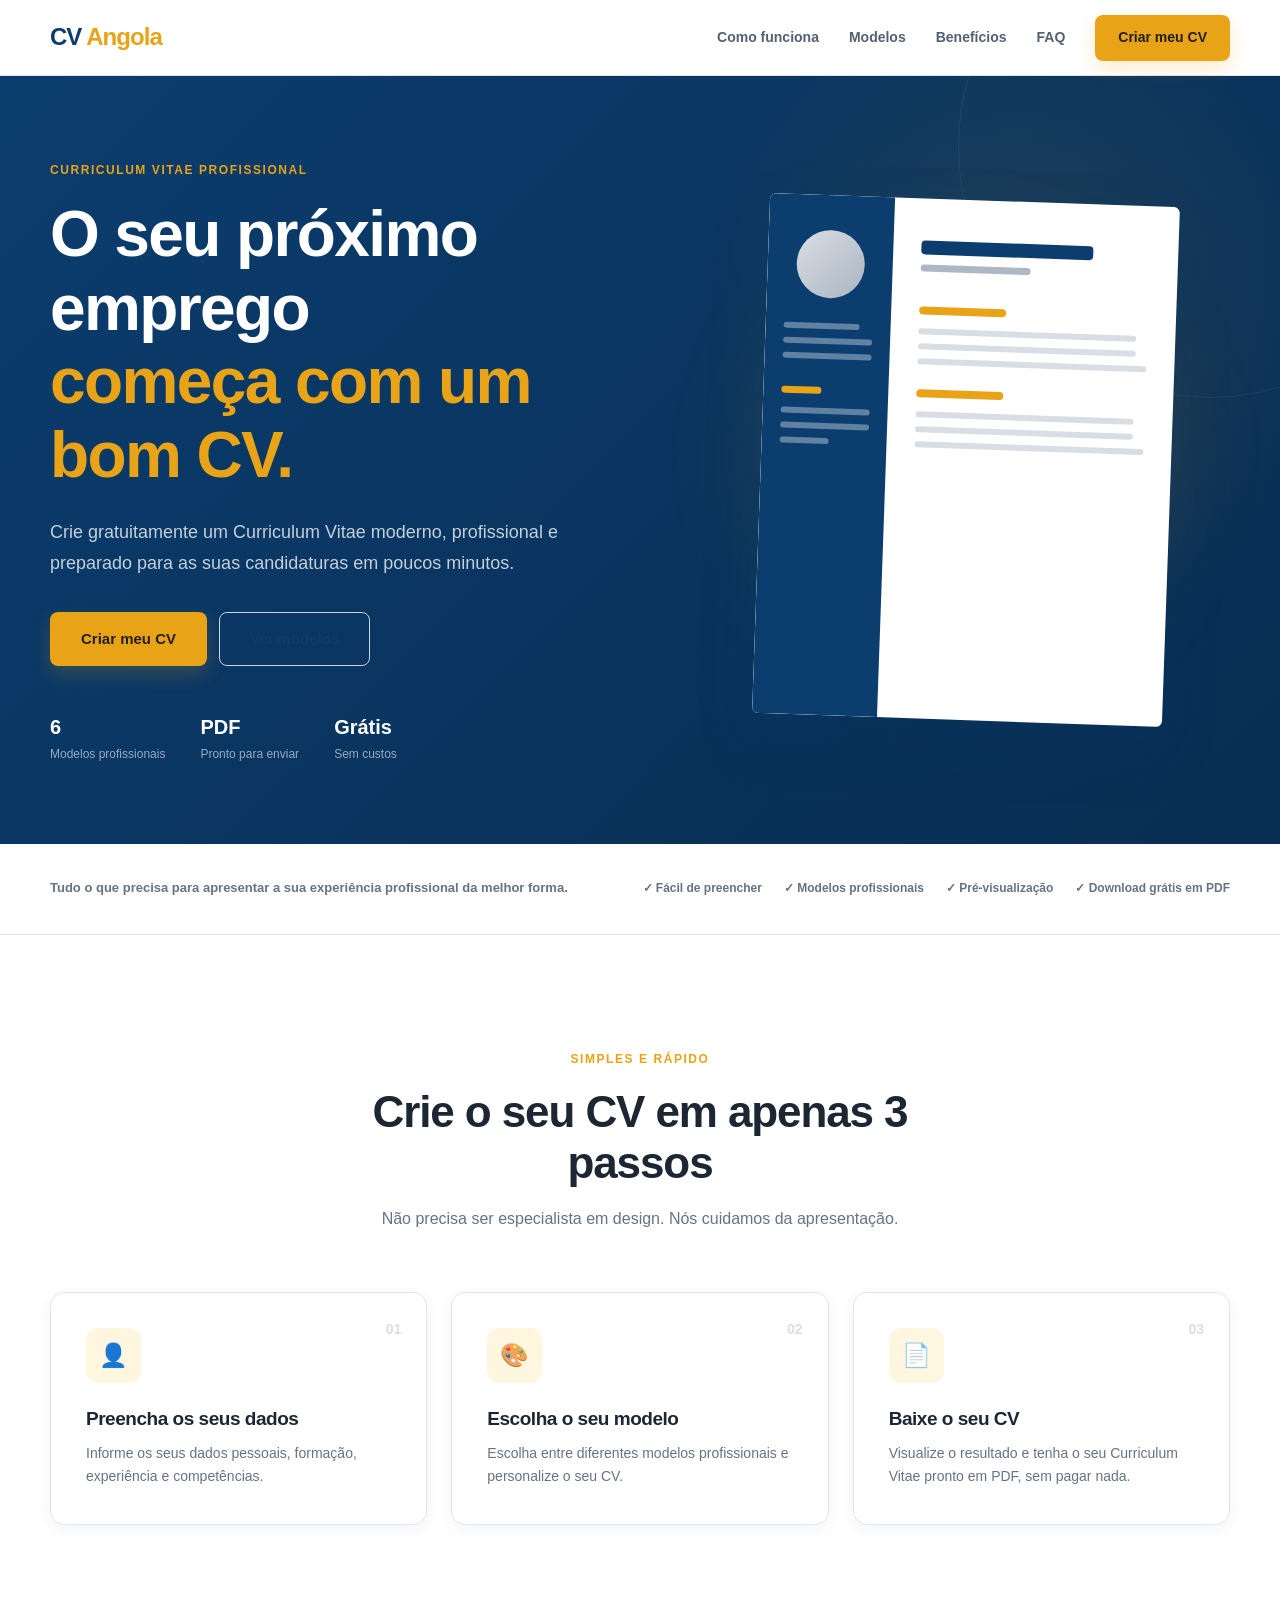
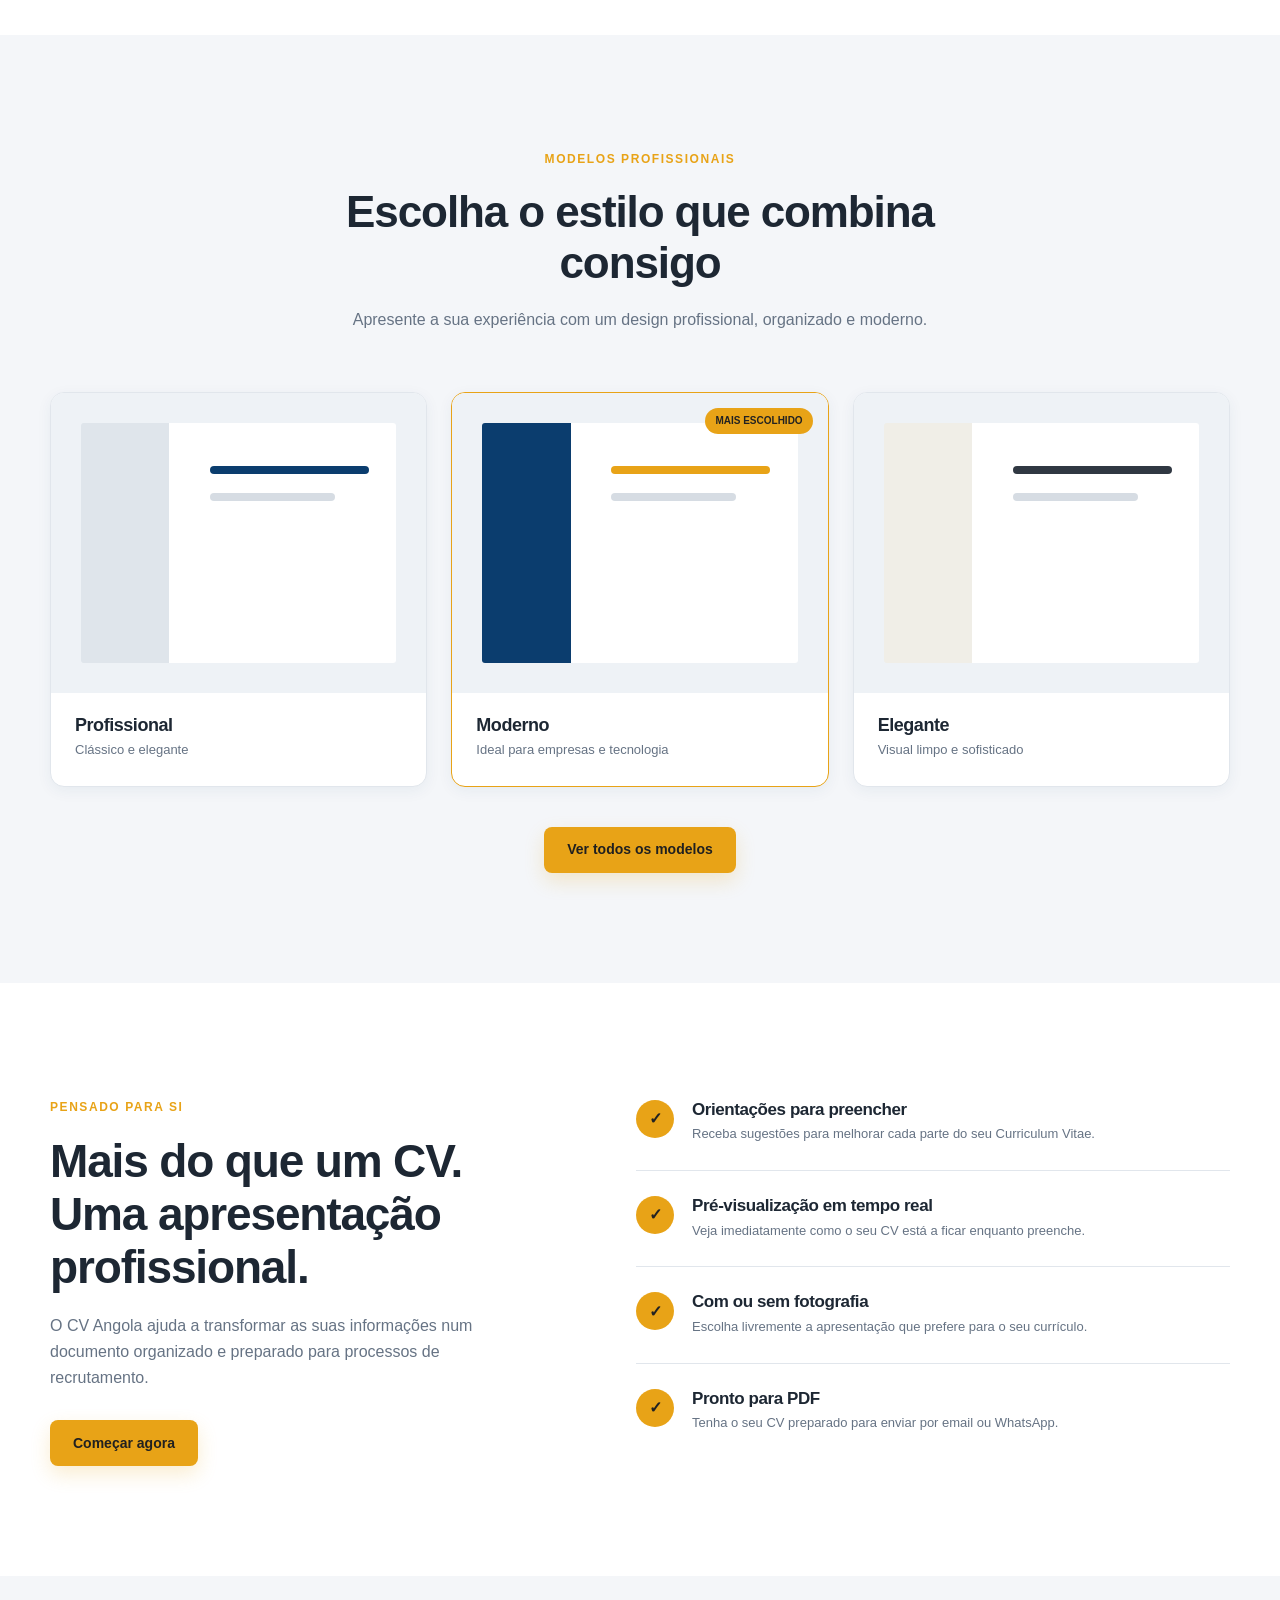
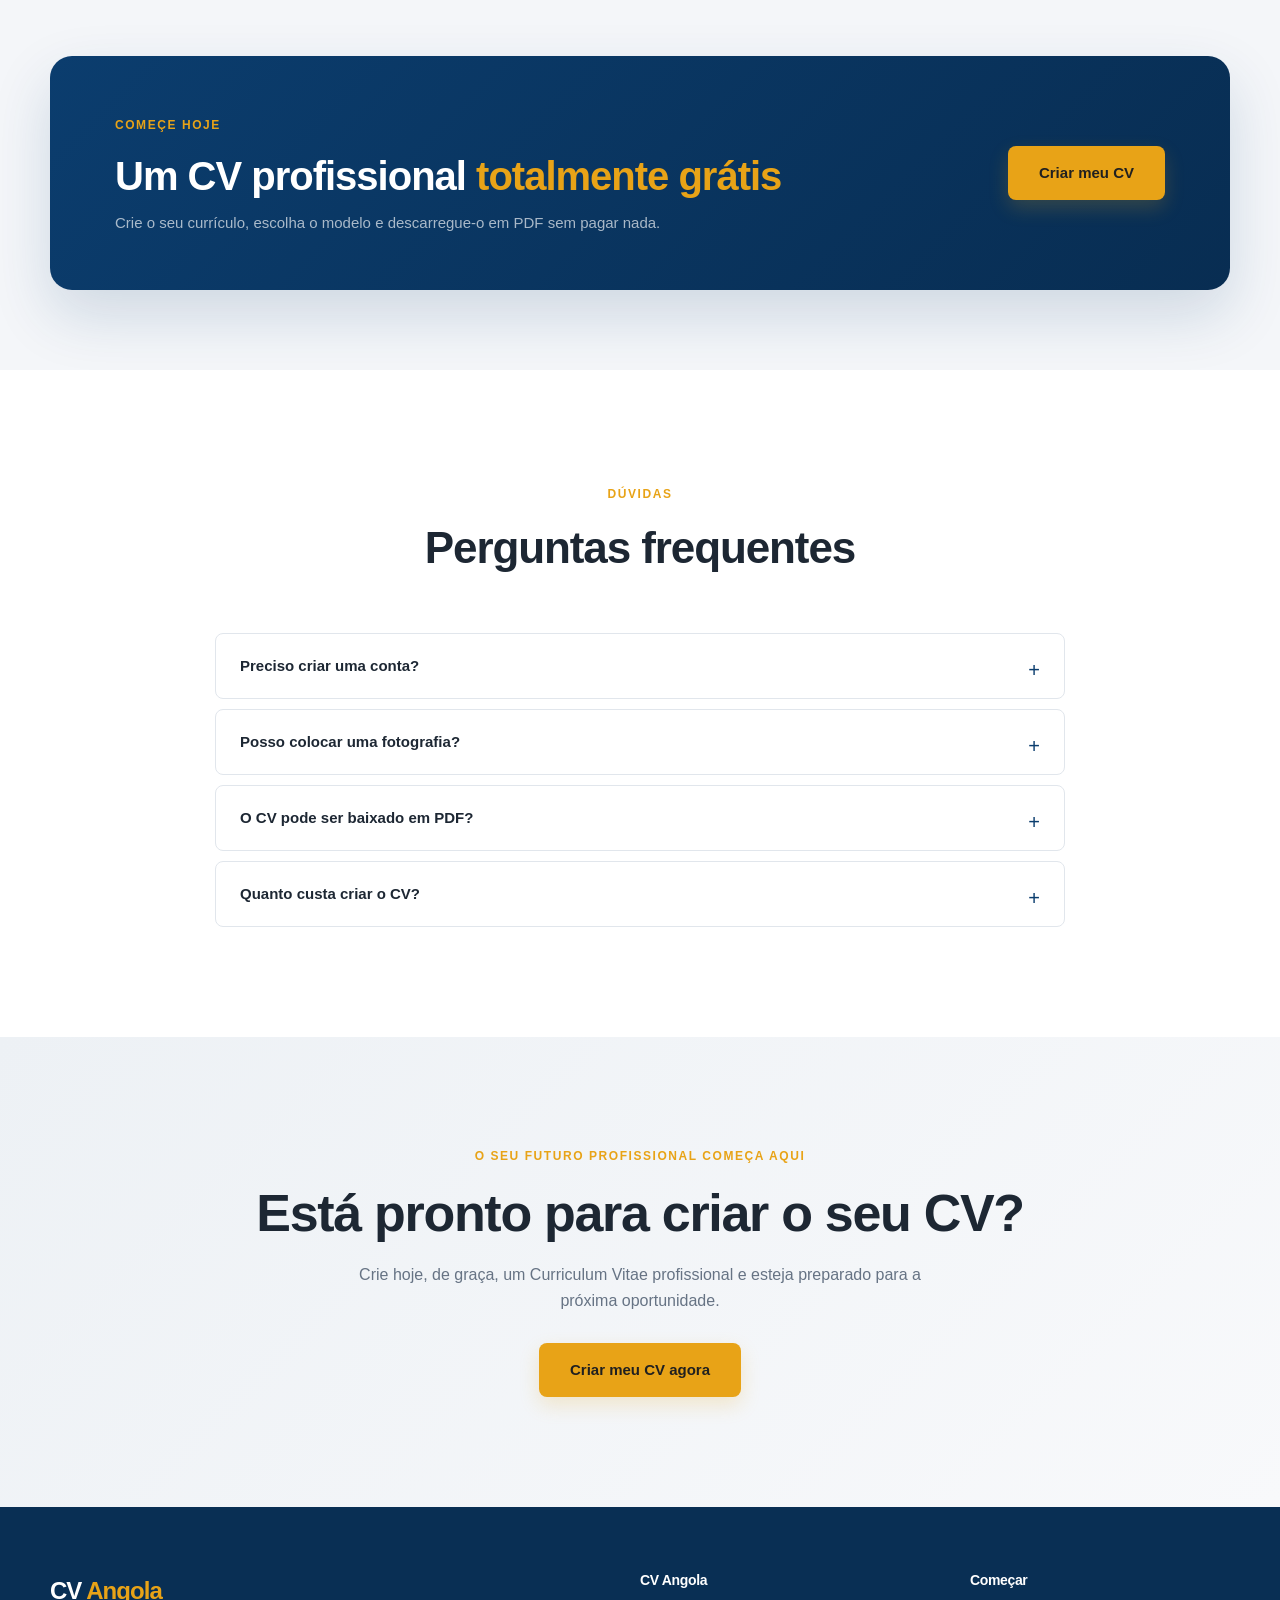
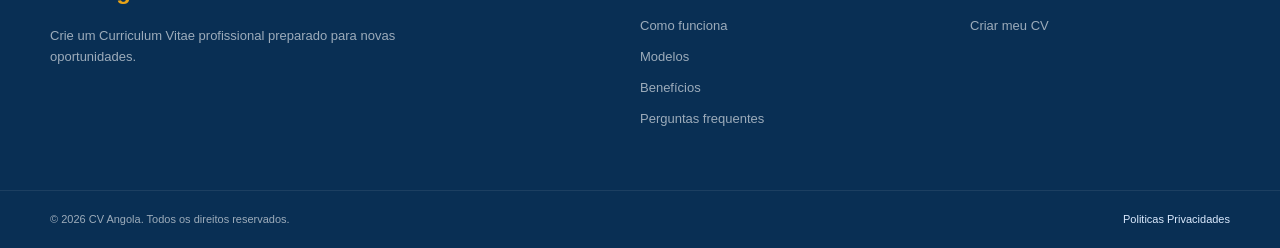
<file: index.html>
<!DOCTYPE html>
<html lang="pt">

<head>
    <meta charset="UTF-8">
    <meta name="viewport" content="width=device-width, initial-scale=1.0">

    <title>CV Angola — Crie o seu Curriculum Vitae profissional grátis</title>

    <meta name="description"
        content="Crie o seu Curriculum Vitae profissional gratuitamente em poucos minutos. Escolha um modelo, preencha os seus dados e baixe o seu CV em PDF.">

    <link rel="stylesheet" href="css/style.css">
</head>

<body>

    <!-- ================= HEADER ================= -->

    <header class="header">
        <div class="container header-content">

            <a href="index.html" class="logo">CV <span>Angola</span></a>

            <nav class="nav">
                <a href="#como-funciona">Como funciona</a>
                <a href="#modelos">Modelos</a>
                <a href="#beneficios">Benefícios</a>
                <a href="#faq">FAQ</a>
            </nav>

            <a href="pages/criar-cv.html" class="btn btn-primary">Criar meu CV</a>

        </div>
    </header>


    <main>

        <!-- ================= HERO ================= -->

        <section class="hero">
            <div class="container hero-grid">

                <div class="hero-content">

                    <span class="eyebrow">CURRICULUM VITAE PROFISSIONAL</span>

                    <h1>
                        O seu próximo emprego
                        <span>começa com um bom CV.</span>
                    </h1>

                    <p class="hero-text">
                        Crie gratuitamente um Curriculum Vitae moderno, profissional e
                        preparado para as suas candidaturas em poucos minutos.
                    </p>

                    <div class="hero-actions">
                        <a href="pages/criar-cv.html" class="btn btn-primary btn-large">Criar meu CV</a>
                        <a href="#modelos" class="btn btn-outline btn-large">Ver modelos</a>
                    </div>

                    <div class="hero-info">
                        <div>
                            <strong>6</strong>
                            <span>Modelos profissionais</span>
                        </div>
                        <div>
                            <strong>PDF</strong>
                            <span>Pronto para enviar</span>
                        </div>
                        <div>
                            <strong>Grátis</strong>
                            <span>Sem custos</span>
                        </div>
                    </div>

                </div>


                <!-- PREVIEW DO CV -->

                <div class="hero-preview">
                    <div class="preview-glow"></div>
                    <div class="cv-preview">

                        <div class="cv-preview-sidebar">
                            <div class="preview-photo"></div>
                            <div class="preview-line large"></div>
                            <div class="preview-line"></div>
                            <div class="preview-line"></div>
                            <div class="preview-section"></div>
                            <div class="preview-line"></div>
                            <div class="preview-line"></div>
                            <div class="preview-line short"></div>
                        </div>

                        <div class="cv-preview-content">
                            <div class="preview-title"></div>
                            <div class="preview-subtitle"></div>
                            <div class="preview-heading"></div>
                            <div class="preview-line wide"></div>
                            <div class="preview-line wide"></div>
                            <div class="preview-line"></div>
                            <div class="preview-heading"></div>
                            <div class="preview-line wide"></div>
                            <div class="preview-line wide"></div>
                            <div class="preview-line"></div>
                        </div>

                    </div>
                </div>

            </div>
        </section>


        <!-- ================= CONFIANÇA ================= -->

        <section class="trust">
            <div class="container trust-content">

                <p>
                    Tudo o que precisa para apresentar a sua experiência
                    profissional da melhor forma.
                </p>

                <div class="trust-items">
                    <span>✓ Fácil de preencher</span>
                    <span>✓ Modelos profissionais</span>
                    <span>✓ Pré-visualização</span>
                    <span>✓ Download grátis em PDF</span>
                </div>

            </div>
        </section>


        <!-- ================= COMO FUNCIONA ================= -->

        <section class="section" id="como-funciona">
            <div class="container">

                <div class="section-heading">
                    <span class="eyebrow">SIMPLES E RÁPIDO</span>
                    <h2>Crie o seu CV em apenas 3 passos</h2>
                    <p>Não precisa ser especialista em design. Nós cuidamos da apresentação.</p>
                </div>

                <div class="steps">

                    <div class="step-card">
                        <span class="step-number">01</span>
                        <div class="step-icon">👤</div>
                        <h3>Preencha os seus dados</h3>
                        <p>Informe os seus dados pessoais, formação, experiência e competências.</p>
                    </div>

                    <div class="step-card">
                        <span class="step-number">02</span>
                        <div class="step-icon">🎨</div>
                        <h3>Escolha o seu modelo</h3>
                        <p>Escolha entre diferentes modelos profissionais e personalize o seu CV.</p>
                    </div>

                    <div class="step-card">
                        <span class="step-number">03</span>
                        <div class="step-icon">📄</div>
                        <h3>Baixe o seu CV</h3>
                        <p>Visualize o resultado e tenha o seu Curriculum Vitae pronto em PDF, sem pagar nada.</p>
                    </div>

                </div>

            </div>
        </section>


        <!-- ================= MODELOS ================= -->

        <section class="section section-light" id="modelos">
            <div class="container">

                <div class="section-heading">
                    <span class="eyebrow">MODELOS PROFISSIONAIS</span>
                    <h2>Escolha o estilo que combina consigo</h2>
                    <p>Apresente a sua experiência com um design profissional, organizado e moderno.</p>
                </div>

                <div class="templates">

                    <div class="template-card">
                        <div class="template-image template-one">
                            <div class="mini-sidebar"></div>
                            <div class="mini-content"></div>
                        </div>
                        <div class="template-info">
                            <h3>Profissional</h3>
                            <p>Clássico e elegante</p>
                        </div>
                    </div>

                    <div class="template-card featured">
                        <span class="template-badge">Mais escolhido</span>
                        <div class="template-image template-two">
                            <div class="mini-sidebar"></div>
                            <div class="mini-content"></div>
                        </div>
                        <div class="template-info">
                            <h3>Moderno</h3>
                            <p>Ideal para empresas e tecnologia</p>
                        </div>
                    </div>

                    <div class="template-card">
                        <div class="template-image template-three">
                            <div class="mini-sidebar"></div>
                            <div class="mini-content"></div>
                        </div>
                        <div class="template-info">
                            <h3>Elegante</h3>
                            <p>Visual limpo e sofisticado</p>
                        </div>
                    </div>

                </div>

                <div class="center-action">
                    <a href="pages/criar-cv.html" class="btn btn-primary">Ver todos os modelos</a>
                </div>

            </div>
        </section>


        <!-- ================= BENEFÍCIOS ================= -->

        <section class="section" id="beneficios">
            <div class="container benefits-grid">

                <div class="benefits-content">

                    <span class="eyebrow">PENSADO PARA SI</span>

                    <h2>Mais do que um CV. Uma apresentação profissional.</h2>

                    <p>
                        O CV Angola ajuda a transformar as suas informações
                        num documento organizado e preparado para processos
                        de recrutamento.
                    </p>

                    <a href="pages/criar-cv.html" class="btn btn-primary">Começar agora</a>

                </div>

                <div class="benefits-list">

                    <div class="benefit">
                        <div class="benefit-icon">✓</div>
                        <div>
                            <h3>Orientações para preencher</h3>
                            <p>Receba sugestões para melhorar cada parte do seu Curriculum Vitae.</p>
                        </div>
                    </div>

                    <div class="benefit">
                        <div class="benefit-icon">✓</div>
                        <div>
                            <h3>Pré-visualização em tempo real</h3>
                            <p>Veja imediatamente como o seu CV está a ficar enquanto preenche.</p>
                        </div>
                    </div>

                    <div class="benefit">
                        <div class="benefit-icon">✓</div>
                        <div>
                            <h3>Com ou sem fotografia</h3>
                            <p>Escolha livremente a apresentação que prefere para o seu currículo.</p>
                        </div>
                    </div>

                    <div class="benefit">
                        <div class="benefit-icon">✓</div>
                        <div>
                            <h3>Pronto para PDF</h3>
                            <p>Tenha o seu CV preparado para enviar por email ou WhatsApp.</p>
                        </div>
                    </div>

                </div>

            </div>
        </section>


        <!-- ================= GRATUITO ================= -->

        <section class="pricing">
            <div class="container">
                <div class="pricing-card">

                    <div>
                        <span class="eyebrow">COMEÇE HOJE</span>
                        <h2>
                            Um CV profissional
                            <strong>totalmente grátis</strong>
                        </h2>
                        <p>
                            Crie o seu currículo, escolha o modelo e descarregue-o
                            em PDF sem pagar nada.
                        </p>
                    </div>

                    <a href="pages/criar-cv.html" class="btn btn-primary btn-large">Criar meu CV</a>

                </div>
            </div>
        </section>


        <!-- ================= FAQ ================= -->

        <section class="section" id="faq">
            <div class="container faq-container">

                <div class="section-heading">
                    <span class="eyebrow">DÚVIDAS</span>
                    <h2>Perguntas frequentes</h2>
                </div>

                <div class="faq">

                    <details>
                        <summary>Preciso criar uma conta?</summary>
                        <p>Não. O processo pode ser realizado diretamente através da plataforma.</p>
                    </details>

                    <details>
                        <summary>Posso colocar uma fotografia?</summary>
                        <p>Sim. Pode escolher entre utilizar uma fotografia ou criar o seu CV sem fotografia.</p>
                    </details>

                    <details>
                        <summary>O CV pode ser baixado em PDF?</summary>
                        <p>Sim. Depois de preencher o seu CV, poderá obter o documento em formato PDF.</p>
                    </details>

                    <details>
                        <summary>Quanto custa criar o CV?</summary>
                        <p>
                            É <strong>gratuito</strong>. No final, poderá fazer uma doação opcional
                            para ajudar a manter a plataforma, mas pode descarregar o CV mesmo sem doar.
                        </p>
                    </details>

                </div>

            </div>
        </section>


        <!-- ================= CTA FINAL ================= -->

        <section class="final-cta">
            <div class="container">

                <span class="eyebrow">O SEU FUTURO PROFISSIONAL COMEÇA AQUI</span>

                <h2>Está pronto para criar o seu CV?</h2>

                <p>
                    Crie hoje, de graça, um Curriculum Vitae profissional
                    e esteja preparado para a próxima oportunidade.
                </p>

                <a href="pages/criar-cv.html" class="btn btn-primary btn-large">Criar meu CV agora</a>

            </div>
        </section>

    </main>


    <!-- ================= FOOTER ================= -->

    <footer class="footer">

        <div class="container footer-grid">

            <div>
                <a href="index.html" class="logo">CV <span>Angola</span></a>
                <p>Crie um Curriculum Vitae profissional preparado para novas oportunidades.</p>
            </div>

            <div>
                <h3>CV Angola</h3>
                <a href="#como-funciona">Como funciona</a>
                <a href="#modelos">Modelos</a>
                <a href="#beneficios">Benefícios</a>
                <a href="#faq">Perguntas frequentes</a>
            </div>

            <div>
                <h3>Começar</h3>
                <a href="pages/criar-cv.html">Criar meu CV</a>
            </div>

        </div>

        <div class="footer-bottom">
            <div class="container">
                <p>© 2026 CV Angola. Todos os direitos reservados.</p>
                <a href="pages/politicas.html">Politicas Privacidades</a>
            </div>
        </div>

    </footer>

</body>

</html>
</file>
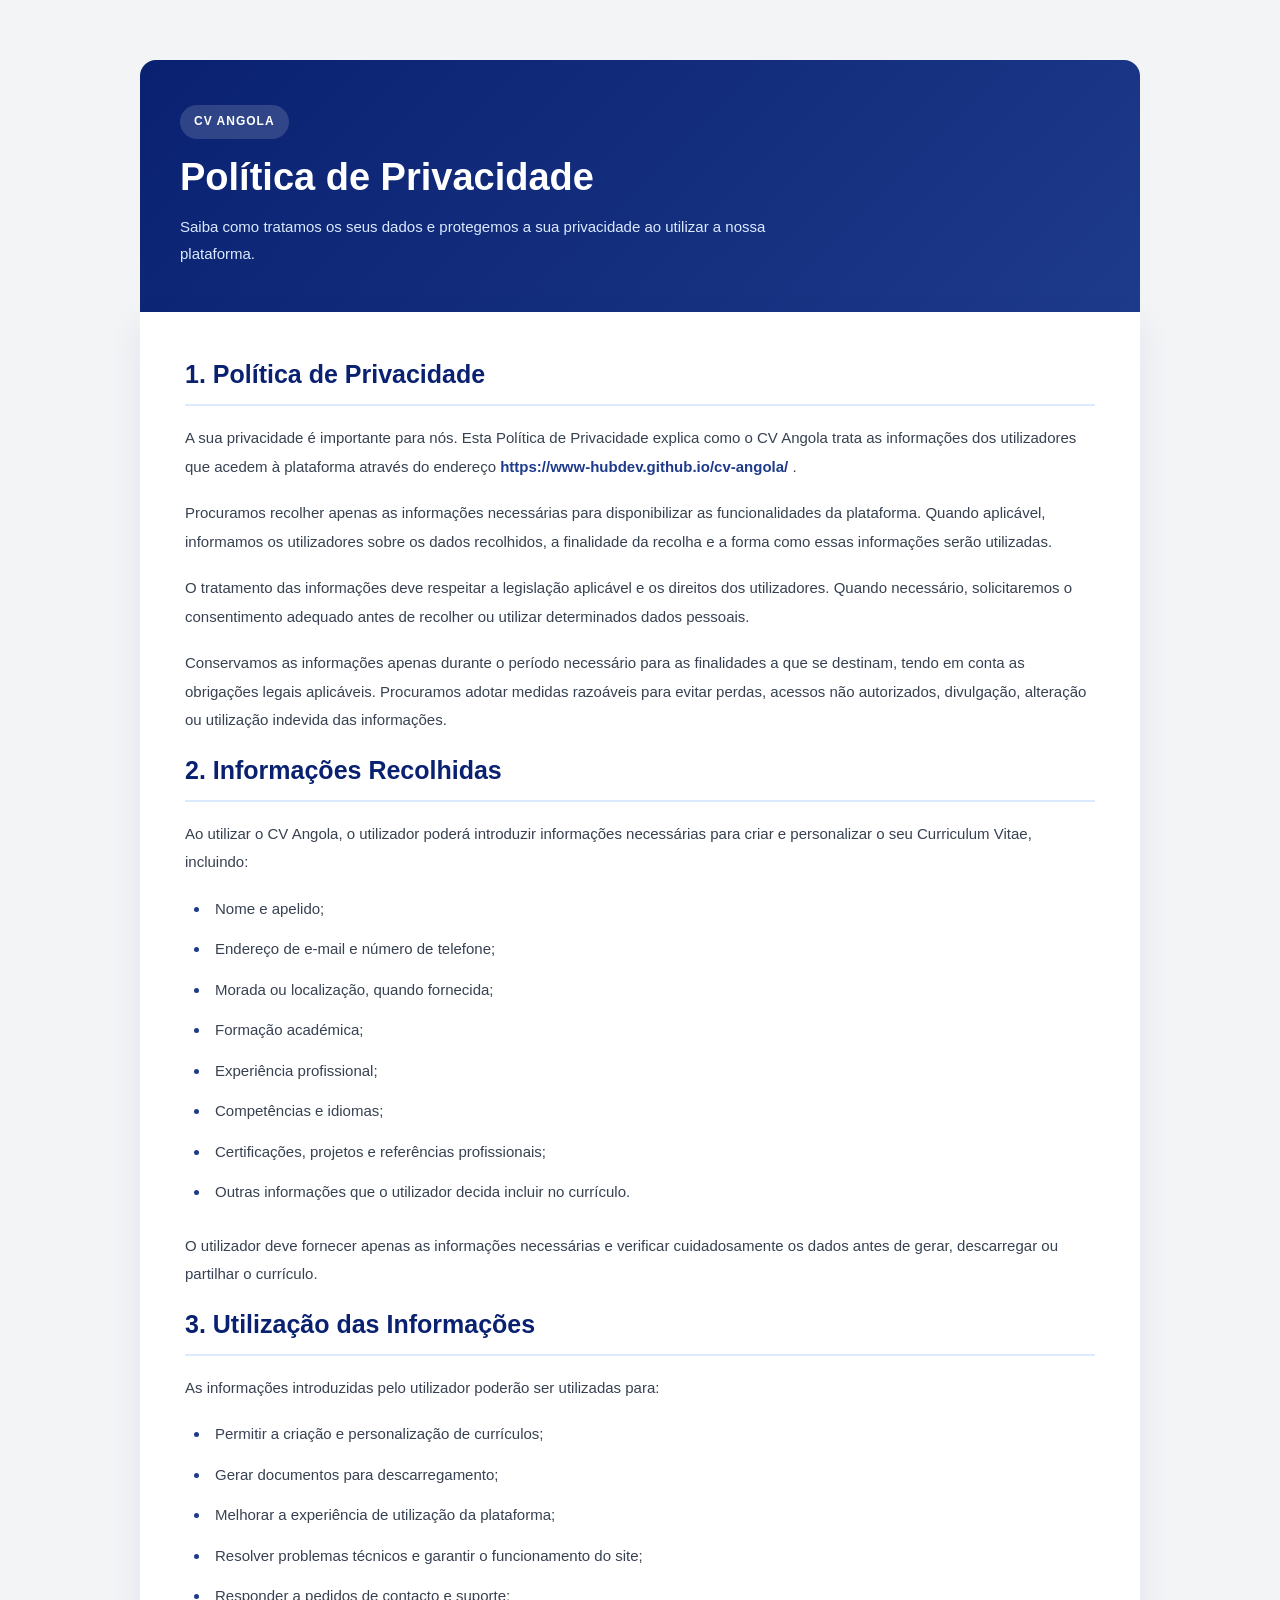
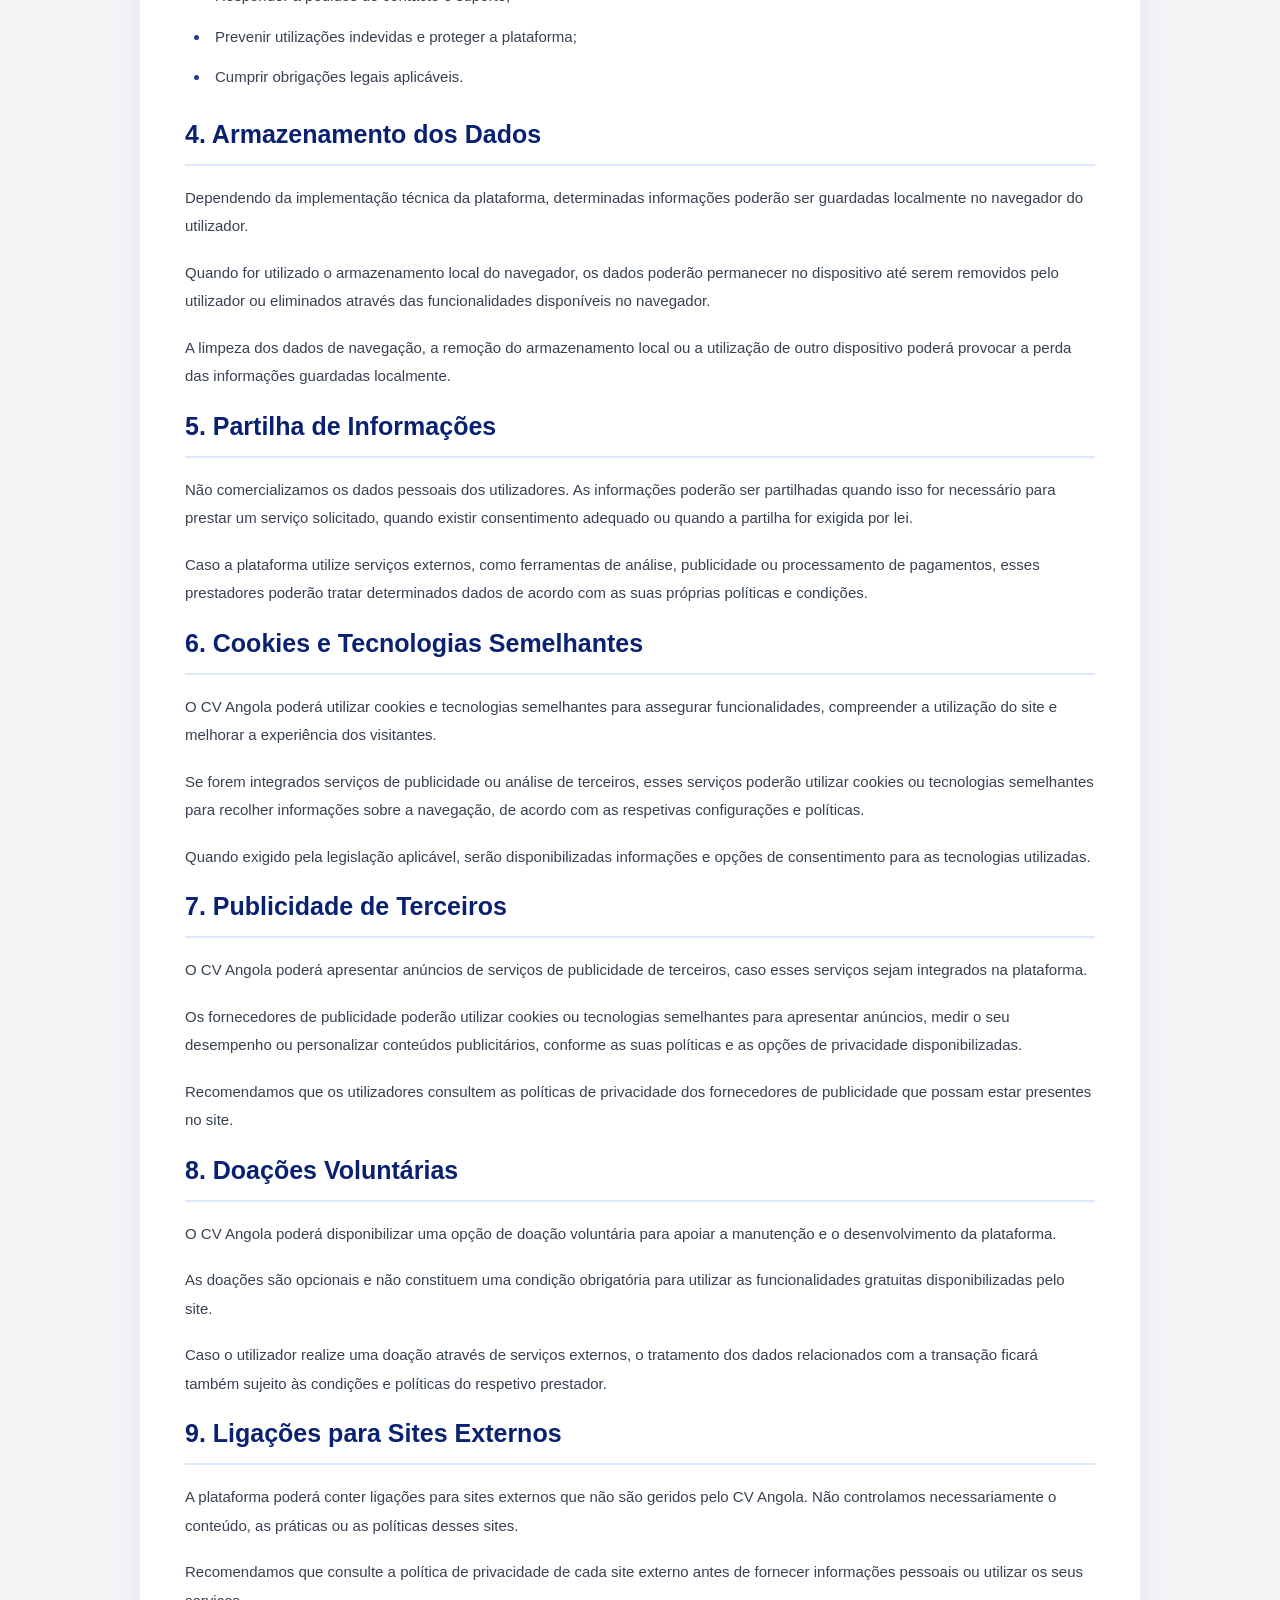
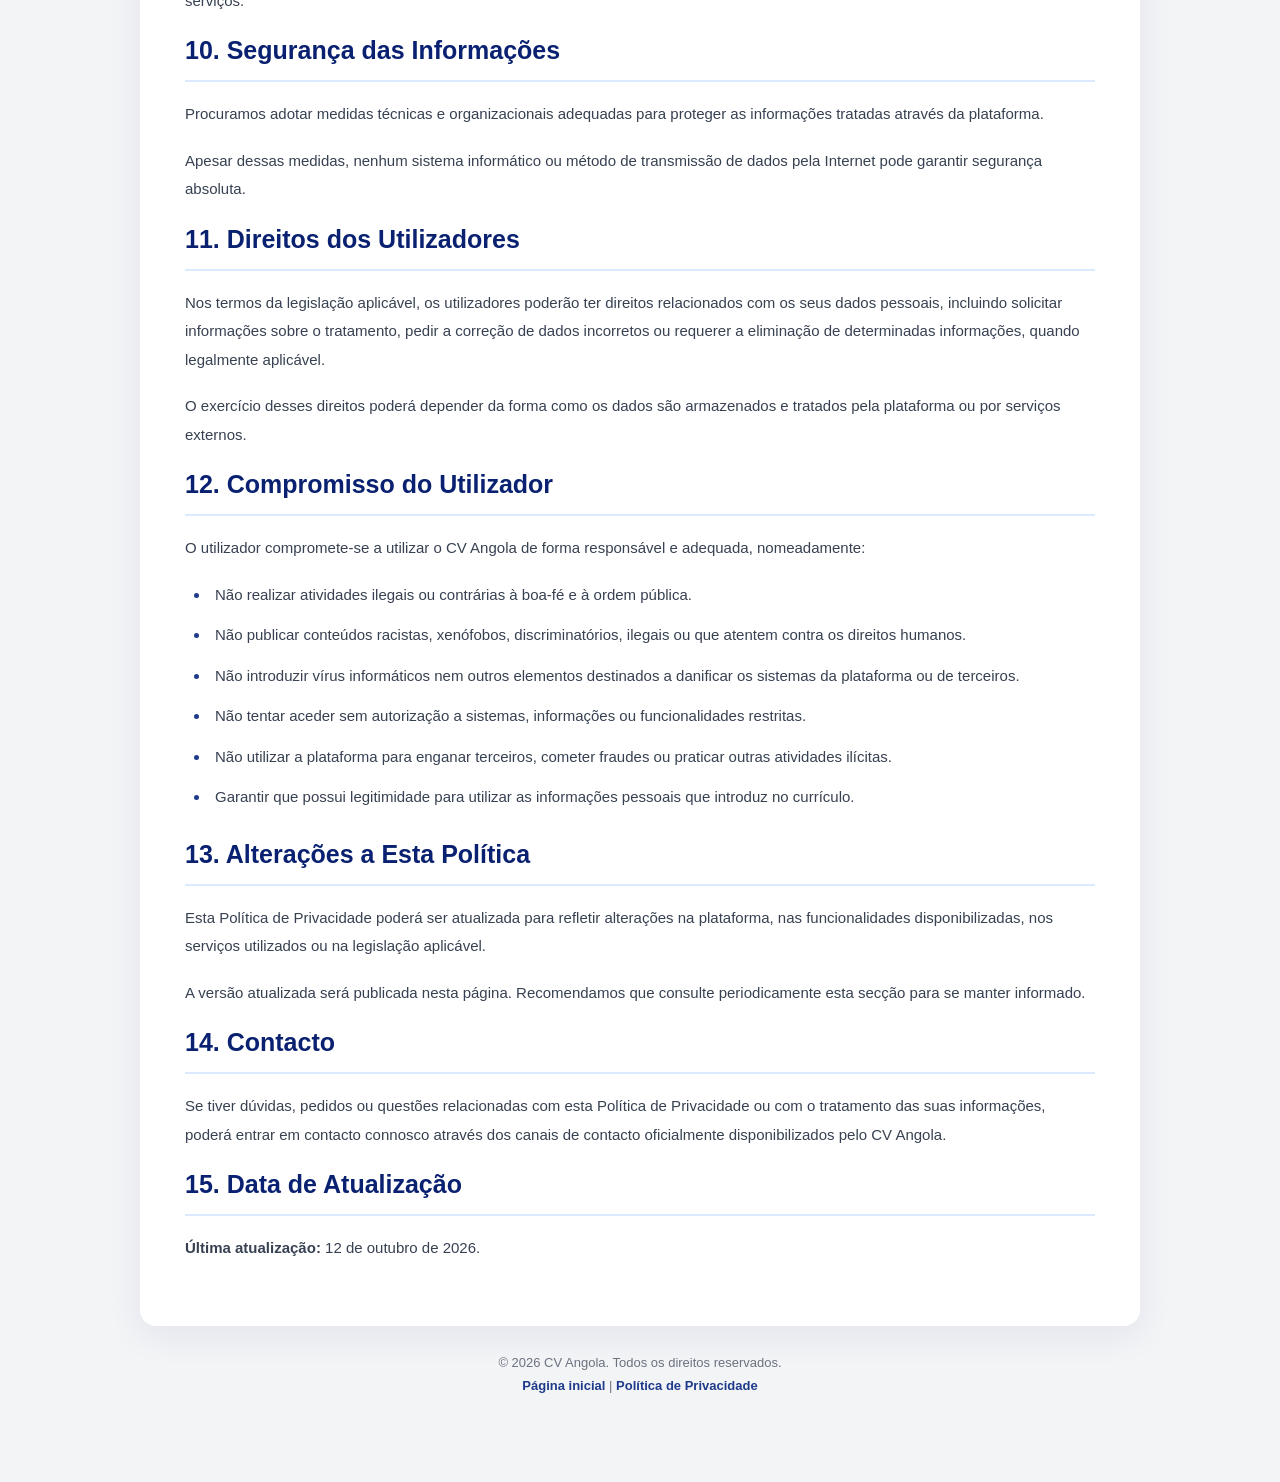
<file: pages/politicas.html>
<!DOCTYPE html>
<html lang="pt-AO">

<head>
    <meta charset="UTF-8">
    <meta name="viewport" content="width=device-width, initial-scale=1.0">
    <link rel="stylesheet" href="../css/politicas.css">

    <meta name="description"
        content="Conheça a Política de Privacidade do CV Angola e saiba como são tratados os dados dos utilizadores da plataforma.">

    <meta name="robots" content="index, follow">

    <title>Política de Privacidade | CV Angola</title>
</head>

<body>

    <main class="politica-container">

        <header class="politica-header">
            <span class="etiqueta">CV Angola</span>

            <h1>Política de Privacidade</h1>

            <p>
                Saiba como tratamos os seus dados e protegemos
                a sua privacidade ao utilizar a nossa plataforma.
            </p>
        </header>

        <article class="politica-conteudo">

            <section>
                <h2>1. Política de Privacidade</h2>

                <p>
                    A sua privacidade é importante para nós. Esta Política
                    de Privacidade explica como o CV Angola trata as
                    informações dos utilizadores que acedem à plataforma
                    através do endereço
                    <a href="https://www-hubdev.github.io/cv-angola/">
                        https://www-hubdev.github.io/cv-angola/
                    </a>.
                </p>

                <p>
                    Procuramos recolher apenas as informações necessárias
                    para disponibilizar as funcionalidades da plataforma.
                    Quando aplicável, informamos os utilizadores sobre
                    os dados recolhidos, a finalidade da recolha e a forma
                    como essas informações serão utilizadas.
                </p>

                <p>
                    O tratamento das informações deve respeitar a
                    legislação aplicável e os direitos dos utilizadores.
                    Quando necessário, solicitaremos o consentimento
                    adequado antes de recolher ou utilizar determinados
                    dados pessoais.
                </p>

                <p>
                    Conservamos as informações apenas durante o período
                    necessário para as finalidades a que se destinam,
                    tendo em conta as obrigações legais aplicáveis.
                    Procuramos adotar medidas razoáveis para evitar
                    perdas, acessos não autorizados, divulgação,
                    alteração ou utilização indevida das informações.
                </p>
            </section>

            <section>
                <h2>2. Informações Recolhidas</h2>

                <p>
                    Ao utilizar o CV Angola, o utilizador poderá introduzir
                    informações necessárias para criar e personalizar
                    o seu Curriculum Vitae, incluindo:
                </p>

                <ul>
                    <li>Nome e apelido;</li>
                    <li>Endereço de e-mail e número de telefone;</li>
                    <li>Morada ou localização, quando fornecida;</li>
                    <li>Formação académica;</li>
                    <li>Experiência profissional;</li>
                    <li>Competências e idiomas;</li>
                    <li>Certificações, projetos e referências profissionais;</li>
                    <li>Outras informações que o utilizador decida incluir no currículo.</li>
                </ul>

                <p>
                    O utilizador deve fornecer apenas as informações
                    necessárias e verificar cuidadosamente os dados
                    antes de gerar, descarregar ou partilhar o currículo.
                </p>
            </section>

            <section>
                <h2>3. Utilização das Informações</h2>

                <p>
                    As informações introduzidas pelo utilizador poderão
                    ser utilizadas para:
                </p>

                <ul>
                    <li>Permitir a criação e personalização de currículos;</li>
                    <li>Gerar documentos para descarregamento;</li>
                    <li>Melhorar a experiência de utilização da plataforma;</li>
                    <li>Resolver problemas técnicos e garantir o funcionamento do site;</li>
                    <li>Responder a pedidos de contacto e suporte;</li>
                    <li>Prevenir utilizações indevidas e proteger a plataforma;</li>
                    <li>Cumprir obrigações legais aplicáveis.</li>
                </ul>
            </section>

            <section>
                <h2>4. Armazenamento dos Dados</h2>

                <p>
                    Dependendo da implementação técnica da plataforma,
                    determinadas informações poderão ser guardadas
                    localmente no navegador do utilizador.
                </p>

                <p>
                    Quando for utilizado o armazenamento local do
                    navegador, os dados poderão permanecer no dispositivo
                    até serem removidos pelo utilizador ou eliminados
                    através das funcionalidades disponíveis no navegador.
                </p>

                <p>
                    A limpeza dos dados de navegação, a remoção do
                    armazenamento local ou a utilização de outro
                    dispositivo poderá provocar a perda das informações
                    guardadas localmente.
                </p>
            </section>

            <section>
                <h2>5. Partilha de Informações</h2>

                <p>
                    Não comercializamos os dados pessoais dos utilizadores.
                    As informações poderão ser partilhadas quando isso
                    for necessário para prestar um serviço solicitado,
                    quando existir consentimento adequado ou quando
                    a partilha for exigida por lei.
                </p>

                <p>
                    Caso a plataforma utilize serviços externos, como
                    ferramentas de análise, publicidade ou processamento
                    de pagamentos, esses prestadores poderão tratar
                    determinados dados de acordo com as suas próprias
                    políticas e condições.
                </p>
            </section>

            <section>
                <h2>6. Cookies e Tecnologias Semelhantes</h2>

                <p>
                    O CV Angola poderá utilizar cookies e tecnologias
                    semelhantes para assegurar funcionalidades,
                    compreender a utilização do site e melhorar
                    a experiência dos visitantes.
                </p>

                <p>
                    Se forem integrados serviços de publicidade ou
                    análise de terceiros, esses serviços poderão utilizar
                    cookies ou tecnologias semelhantes para recolher
                    informações sobre a navegação, de acordo com as
                    respetivas configurações e políticas.
                </p>

                <p>
                    Quando exigido pela legislação aplicável, serão
                    disponibilizadas informações e opções de consentimento
                    para as tecnologias utilizadas.
                </p>
            </section>

            <section>
                <h2>7. Publicidade de Terceiros</h2>

                <p>
                    O CV Angola poderá apresentar anúncios de serviços
                    de publicidade de terceiros, caso esses serviços
                    sejam integrados na plataforma.
                </p>

                <p>
                    Os fornecedores de publicidade poderão utilizar
                    cookies ou tecnologias semelhantes para apresentar
                    anúncios, medir o seu desempenho ou personalizar
                    conteúdos publicitários, conforme as suas políticas
                    e as opções de privacidade disponibilizadas.
                </p>

                <p>
                    Recomendamos que os utilizadores consultem as
                    políticas de privacidade dos fornecedores de
                    publicidade que possam estar presentes no site.
                </p>
            </section>

            <section>
                <h2>8. Doações Voluntárias</h2>

                <p>
                    O CV Angola poderá disponibilizar uma opção de
                    doação voluntária para apoiar a manutenção e o
                    desenvolvimento da plataforma.
                </p>

                <p>
                    As doações são opcionais e não constituem uma
                    condição obrigatória para utilizar as funcionalidades
                    gratuitas disponibilizadas pelo site.
                </p>

                <p>
                    Caso o utilizador realize uma doação através de
                    serviços externos, o tratamento dos dados relacionados
                    com a transação ficará também sujeito às condições
                    e políticas do respetivo prestador.
                </p>
            </section>

            <section>
                <h2>9. Ligações para Sites Externos</h2>

                <p>
                    A plataforma poderá conter ligações para sites
                    externos que não são geridos pelo CV Angola.
                    Não controlamos necessariamente o conteúdo,
                    as práticas ou as políticas desses sites.
                </p>

                <p>
                    Recomendamos que consulte a política de privacidade
                    de cada site externo antes de fornecer informações
                    pessoais ou utilizar os seus serviços.
                </p>
            </section>

            <section>
                <h2>10. Segurança das Informações</h2>

                <p>
                    Procuramos adotar medidas técnicas e organizacionais
                    adequadas para proteger as informações tratadas
                    através da plataforma.
                </p>

                <p>
                    Apesar dessas medidas, nenhum sistema informático
                    ou método de transmissão de dados pela Internet
                    pode garantir segurança absoluta.
                </p>
            </section>

            <section>
                <h2>11. Direitos dos Utilizadores</h2>

                <p>
                    Nos termos da legislação aplicável, os utilizadores
                    poderão ter direitos relacionados com os seus dados
                    pessoais, incluindo solicitar informações sobre o
                    tratamento, pedir a correção de dados incorretos
                    ou requerer a eliminação de determinadas informações,
                    quando legalmente aplicável.
                </p>

                <p>
                    O exercício desses direitos poderá depender da
                    forma como os dados são armazenados e tratados
                    pela plataforma ou por serviços externos.
                </p>
            </section>

            <section>
                <h2>12. Compromisso do Utilizador</h2>

                <p>
                    O utilizador compromete-se a utilizar o CV Angola
                    de forma responsável e adequada, nomeadamente:
                </p>

                <ul>
                    <li>
                        Não realizar atividades ilegais ou contrárias
                        à boa-fé e à ordem pública.
                    </li>

                    <li>
                        Não publicar conteúdos racistas, xenófobos,
                        discriminatórios, ilegais ou que atentem contra
                        os direitos humanos.
                    </li>

                    <li>
                        Não introduzir vírus informáticos nem outros
                        elementos destinados a danificar os sistemas
                        da plataforma ou de terceiros.
                    </li>

                    <li>
                        Não tentar aceder sem autorização a sistemas,
                        informações ou funcionalidades restritas.
                    </li>

                    <li>
                        Não utilizar a plataforma para enganar terceiros,
                        cometer fraudes ou praticar outras atividades ilícitas.
                    </li>

                    <li>
                        Garantir que possui legitimidade para utilizar
                        as informações pessoais que introduz no currículo.
                    </li>
                </ul>
            </section>

            <section>
                <h2>13. Alterações a Esta Política</h2>

                <p>
                    Esta Política de Privacidade poderá ser atualizada
                    para refletir alterações na plataforma, nas
                    funcionalidades disponibilizadas, nos serviços
                    utilizados ou na legislação aplicável.
                </p>

                <p>
                    A versão atualizada será publicada nesta página.
                    Recomendamos que consulte periodicamente esta
                    secção para se manter informado.
                </p>
            </section>

            <section>
                <h2>14. Contacto</h2>

                <p>
                    Se tiver dúvidas, pedidos ou questões relacionadas
                    com esta Política de Privacidade ou com o tratamento
                    das suas informações, poderá entrar em contacto
                    connosco através dos canais de contacto oficialmente
                    disponibilizados pelo CV Angola.
                </p>
            </section>

            <section>
                <h2>15. Data de Atualização</h2>

                <p>
                    <strong>Última atualização:</strong>
                    <time datetime="2026-10-12">12 de outubro de 2026</time>.
                </p>
            </section>

        </article>

        <footer class="politica-footer">
            <p>
                &copy; 2026 CV Angola. Todos os direitos reservados.
            </p>

            <nav aria-label="Navegação legal">
                <a href="index.html">Página inicial</a>
                <span aria-hidden="true"> | </span>
                <a href="politica-privacidade.html" aria-current="page">
                    Política de Privacidade
                </a>
            </nav>
        </footer>

    </main>

</body>

</html>
</file>
<file: css/style.css>
/* =========================================================
   CV ANGOLA — LANDING PAGE
   ========================================================= */

/* =========================
   VARIÁVEIS
   ========================= */

:root {
    --primary: #0b3d6e;
    --primary-dark: #082d52;
    --accent: #e8a317;
    --accent-dark: #c98a0b;

    --background: #f4f6f9;
    --white: #ffffff;
    --text: #1d2733;
    --text-light: #667384;
    --border: #e1e6ec;

    --shadow-sm: 0 4px 15px rgba(11, 61, 110, 0.06);
    --shadow-md: 0 12px 35px rgba(11, 61, 110, 0.10);
    --shadow-lg: 0 25px 60px rgba(11, 61, 110, 0.16);

    --radius-sm: 8px;
    --radius-md: 14px;
    --radius-lg: 22px;

    --container: 1180px;
}


/* =========================
   RESET
   ========================= */

* {
    margin: 0;
    padding: 0;
    box-sizing: border-box;
}

html {
    scroll-behavior: smooth;
}

body {
    font-family: "Inter", "Segoe UI", Arial, sans-serif;
    background: var(--background);
    color: var(--text);
    line-height: 1.6;
    -webkit-font-smoothing: antialiased;
}

img {
    max-width: 100%;
    display: block;
}

a {
    color: inherit;
    text-decoration: none;
}

button,
input,
textarea,
select {
    font: inherit;
}

.container {
    width: min(100% - 40px, var(--container));
    margin: 0 auto;
}


/* =========================
   TIPOGRAFIA
   ========================= */

h1,
h2,
h3 {
    line-height: 1.15;
    letter-spacing: -0.025em;
}

h1,
h2 {
    font-weight: 800;
}

h3 {
    font-weight: 700;
}

p {
    color: var(--text-light);
}


/* =========================
   HEADER
   ========================= */

.header {
    height: 76px;
    background: var(--white);
    border-bottom: 1px solid var(--border);

    position: sticky;
    top: 0;
    z-index: 100;

    display: flex;
    align-items: center;
}

.header-content {
    display: flex;
    align-items: center;
    justify-content: space-between;
    gap: 30px;
}


/* LOGO */

.logo {
    font-size: 24px;
    font-weight: 800;
    letter-spacing: -0.04em;
    color: var(--primary);
    white-space: nowrap;
}

.logo span {
    color: var(--accent);
}


/* NAV */

.nav {
    display: flex;
    align-items: center;
    gap: 30px;
    margin-left: auto;
}

.nav a {
    position: relative;

    font-size: 14px;
    font-weight: 600;
    color: #536171;

    transition: color 0.25s ease;
}

.nav a::after {
    content: "";

    position: absolute;
    left: 0;
    bottom: -7px;

    width: 0;
    height: 2px;

    background: var(--accent);

    transition: width 0.25s ease;
}

.nav a:hover {
    color: var(--primary);
}

.nav a:hover::after {
    width: 100%;
}


/* =========================
   BOTÕES
   ========================= */

.btn {
    display: inline-flex;
    align-items: center;
    justify-content: center;

    min-height: 46px;
    padding: 0 22px;

    border-radius: var(--radius-sm);

    font-size: 14px;
    font-weight: 700;

    border: 1px solid transparent;

    cursor: pointer;

    transition:
        transform 0.2s ease,
        box-shadow 0.2s ease,
        background 0.2s ease;
}

.btn:hover {
    transform: translateY(-2px);
}

.btn-primary {
    background: var(--accent);
    color: #202020;

    box-shadow: 0 8px 20px rgba(232, 163, 23, 0.20);
}

.btn-primary:hover {
    background: var(--accent-dark);
    box-shadow: 0 12px 25px rgba(232, 163, 23, 0.28);
}

.btn-outline {
    background: transparent;
    color: var(--primary);

    border-color: #cbd4df;
}

.btn-outline:hover {
    background: var(--white);
    border-color: var(--primary);
}

.btn-large {
    min-height: 54px;
    padding: 0 30px;

    font-size: 15px;
}


/* =========================
   HERO
   ========================= */

.hero {
    position: relative;
    overflow: hidden;

    background:
        radial-gradient(
            circle at 80% 30%,
            rgba(232, 163, 23, 0.10),
            transparent 28%
        ),
        linear-gradient(
            135deg,
            var(--primary),
            var(--primary-dark)
        );

    color: var(--white);
}

.hero::before {
    content: "";

    position: absolute;
    width: 500px;
    height: 500px;

    border-radius: 50%;

    border: 1px solid rgba(255, 255, 255, 0.06);

    right: -180px;
    top: -180px;
}

.hero-grid {
    min-height: 650px;

    display: grid;
    grid-template-columns: 1.05fr 0.95fr;

    align-items: center;

    gap: 70px;

    padding-top: 80px;
    padding-bottom: 80px;
}


/* HERO TEXTO */

.hero-content {
    position: relative;
    z-index: 2;
}

.eyebrow {
    display: inline-block;

    margin-bottom: 18px;

    color: var(--accent);

    font-size: 12px;
    font-weight: 800;

    letter-spacing: 0.13em;
    text-transform: uppercase;
}

.hero h1 {
    max-width: 700px;

    font-size: clamp(42px, 5vw, 64px);

    margin-bottom: 24px;

    color: var(--white);
}

.hero h1 span {
    display: block;
    color: var(--accent);
}

.hero-text {
    max-width: 600px;

    margin-bottom: 32px;

    color: rgba(255, 255, 255, 0.76);

    font-size: 18px;
    line-height: 1.75;
}


/* HERO BOTÕES */

.hero-actions {
    display: flex;
    align-items: center;
    gap: 12px;

    margin-bottom: 45px;
}


/* HERO INFO */

.hero-info {
    display: flex;
    gap: 35px;
}

.hero-info div {
    display: flex;
    flex-direction: column;
}

.hero-info strong {
    color: var(--white);

    font-size: 20px;
    font-weight: 800;
}

.hero-info span {
    margin-top: 2px;

    color: rgba(255, 255, 255, 0.58);

    font-size: 12px;
}


/* =========================
   CV PREVIEW DO HERO
   ========================= */

.hero-preview {
    position: relative;

    display: flex;
    justify-content: center;
    align-items: center;
}

.preview-glow {
    position: absolute;

    width: 400px;
    height: 400px;

    border-radius: 50%;

    background: rgba(232, 163, 23, 0.12);

    filter: blur(50px);
}

.cv-preview {
    position: relative;
    z-index: 2;

    width: 410px;
    min-height: 520px;

    display: flex;

    background: var(--white);

    border-radius: 6px;

    overflow: hidden;

    box-shadow: var(--shadow-lg);

    transform: rotate(2deg);

    transition: transform 0.4s ease;
}

.cv-preview:hover {
    transform: rotate(0deg) translateY(-8px);
}

.cv-preview-sidebar {
    width: 125px;

    flex-shrink: 0;

    background: var(--primary);

    padding: 35px 18px;
}

.preview-photo {
    width: 68px;
    height: 68px;

    margin: 0 auto 25px;

    border-radius: 50%;

    background:
        linear-gradient(
            135deg,
            #d9dee5,
            #aab5c1
        );
}

.preview-line {
    width: 100%;
    height: 6px;

    margin-bottom: 9px;

    border-radius: 5px;

    background: #d9dee5;
}

.cv-preview-sidebar .preview-line {
    background: rgba(255, 255, 255, 0.35);
}

.preview-line.large {
    width: 85%;
}

.preview-line.short {
    width: 55%;
}

.preview-section {
    width: 45%;
    height: 7px;

    margin: 28px 0 14px;

    border-radius: 5px;

    background: var(--accent);
}

.cv-preview-content {
    flex: 1;

    padding: 42px 28px;
}

.preview-title {
    width: 75%;
    height: 14px;

    margin-bottom: 10px;

    border-radius: 4px;

    background: var(--primary);
}

.preview-subtitle {
    width: 48%;
    height: 7px;

    margin-bottom: 35px;

    border-radius: 4px;

    background: #aeb8c4;
}

.preview-heading {
    width: 38%;
    height: 8px;

    margin: 25px 0 14px;

    border-radius: 4px;

    background: var(--accent);
}

.preview-line.wide {
    width: 95%;
}


/* =========================
   TRUST
   ========================= */

.trust {
    background: var(--white);

    border-bottom: 1px solid var(--border);
}

.trust-content {
    min-height: 90px;

    display: flex;
    align-items: center;
    justify-content: space-between;

    gap: 30px;
}

.trust-content > p {
    font-size: 13px;
    font-weight: 600;
}

.trust-items {
    display: flex;
    align-items: center;
    flex-wrap: wrap;

    gap: 22px;
}

.trust-items span {
    color: #667384;

    font-size: 12px;
    font-weight: 600;
}


/* =========================
   SEÇÕES
   ========================= */

.section {
    padding: 110px 0;
    background: var(--white);
}

.section-light {
    background: var(--background);
}

.section-heading {
    max-width: 680px;

    margin: 0 auto 60px;

    text-align: center;
}

.section-heading h2 {
    margin-bottom: 18px;

    font-size: clamp(32px, 4vw, 44px);

    color: var(--text);
}

.section-heading p {
    max-width: 600px;
    margin: auto;

    font-size: 16px;
}


/* =========================
   COMO FUNCIONA
   ========================= */

.steps {
    display: grid;

    grid-template-columns:
        repeat(3, 1fr);

    gap: 24px;
}

.step-card {
    position: relative;

    padding: 35px;

    background: var(--white);

    border: 1px solid var(--border);

    border-radius: var(--radius-md);

    box-shadow: var(--shadow-sm);

    transition:
        transform 0.25s ease,
        box-shadow 0.25s ease;
}

.step-card:hover {
    transform: translateY(-6px);

    box-shadow: var(--shadow-md);
}

.step-number {
    position: absolute;

    top: 25px;
    right: 25px;

    color: #d9dee5;

    font-size: 14px;
    font-weight: 800;
}

.step-icon {
    width: 55px;
    height: 55px;

    display: flex;
    align-items: center;
    justify-content: center;

    margin-bottom: 25px;

    border-radius: 12px;

    background: #fff6df;

    font-size: 23px;
}

.step-card h3 {
    margin-bottom: 12px;

    font-size: 19px;
}

.step-card p {
    font-size: 14px;
    line-height: 1.7;
}


/* =========================
   MODELOS
   ========================= */

.templates {
    display: grid;

    grid-template-columns:
        repeat(3, 1fr);

    gap: 24px;
}

.template-card {
    position: relative;

    overflow: hidden;

    background: var(--white);

    border: 1px solid var(--border);

    border-radius: var(--radius-md);

    box-shadow: var(--shadow-sm);

    transition:
        transform 0.25s ease,
        box-shadow 0.25s ease;
}

.template-card:hover {
    transform: translateY(-6px);

    box-shadow: var(--shadow-md);
}

.template-card.featured {
    border-color: var(--accent);
}

.template-badge {
    position: absolute;

    top: 15px;
    right: 15px;

    z-index: 2;

    padding: 5px 10px;

    border-radius: 20px;

    background: var(--accent);

    color: #222;

    font-size: 10px;
    font-weight: 800;

    text-transform: uppercase;
}

.template-image {
    height: 300px;

    display: flex;

    padding: 30px;

    background: #eef2f6;
}

.mini-sidebar {
    width: 28%;

    background: var(--primary);

    border-radius: 3px 0 0 3px;
}

.mini-content {
    flex: 1;

    background: var(--white);

    border-radius: 0 3px 3px 0;

    position: relative;
}

.mini-content::before,
.mini-content::after {
    content: "";

    position: absolute;

    left: 18%;
    right: 12%;

    height: 8px;

    border-radius: 4px;

    background: #d6dce3;
}

.mini-content::before {
    top: 18%;
}

.mini-content::after {
    top: 29%;
    width: 55%;
}


/* MODELO 1 */

.template-one .mini-sidebar {
    background: #dfe5eb;
}

.template-one .mini-content::before {
    background: var(--primary);
}


/* MODELO 2 */

.template-two .mini-sidebar {
    background: var(--primary);
}

.template-two .mini-content::before {
    background: var(--accent);
}


/* MODELO 3 */

.template-three .mini-sidebar {
    background: #f0eee7;
}

.template-three .mini-content::before {
    background: #303842;
}


.template-info {
    padding: 22px 24px 25px;
}

.template-info h3 {
    margin-bottom: 4px;

    font-size: 18px;
}

.template-info p {
    font-size: 13px;
}


/* =========================
   CENTRALIZAÇÃO DE BOTÕES
   ========================= */

.center-action {
    display: flex;
    justify-content: center;

    margin-top: 40px;
}


/* =========================
   BENEFÍCIOS
   ========================= */

.benefits-grid {
    display: grid;

    grid-template-columns:
        0.9fr 1.1fr;

    gap: 100px;

    align-items: center;
}

.benefits-content h2 {
    margin-bottom: 20px;

    font-size: clamp(34px, 4vw, 46px);
}

.benefits-content > p {
    max-width: 520px;

    margin-bottom: 30px;

    font-size: 16px;
}

.benefits-list {
    display: flex;
    flex-direction: column;

    gap: 25px;
}

.benefit {
    display: flex;
    gap: 18px;

    padding-bottom: 25px;

    border-bottom: 1px solid var(--border);
}

.benefit:last-child {
    border-bottom: 0;
}

.benefit-icon {
    width: 38px;
    height: 38px;

    flex-shrink: 0;

    display: flex;
    align-items: center;
    justify-content: center;

    border-radius: 50%;

    background: var(--accent);

    color: #222;

    font-weight: 800;
}

.benefit h3 {
    margin-bottom: 5px;

    font-size: 17px;
}

.benefit p {
    font-size: 13px;
}


/* =========================
   PREÇO
   ========================= */

.pricing {
    padding: 80px 0;

    background: var(--background);
}

.pricing-card {
    display: flex;
    align-items: center;
    justify-content: space-between;

    gap: 50px;

    padding: 55px 65px;

    border-radius: var(--radius-lg);

    background:
        linear-gradient(
            135deg,
            var(--primary),
            var(--primary-dark)
        );

    box-shadow: var(--shadow-lg);
}

.pricing-card h2 {
    max-width: 700px;

    margin-bottom: 12px;

    color: var(--white);

    font-size: clamp(28px, 4vw, 40px);
}

.pricing-card h2 strong {
    color: var(--accent);
}

.pricing-card p {
    max-width: 600px;

    color: rgba(255, 255, 255, 0.65);

    font-size: 15px;
}


/* =========================
   FAQ
   ========================= */

.faq-container {
    max-width: 850px;
}

.faq {
    display: flex;
    flex-direction: column;

    gap: 10px;
}

.faq details {
    background: var(--white);

    border: 1px solid var(--border);

    border-radius: var(--radius-sm);

    overflow: hidden;
}

.faq summary {
    padding: 20px 24px;

    cursor: pointer;

    list-style: none;

    font-size: 15px;
    font-weight: 700;

    color: var(--text);
}

.faq summary::-webkit-details-marker {
    display: none;
}

.faq summary::after {
    content: "+";

    float: right;

    color: var(--primary);

    font-size: 20px;
    font-weight: 400;
}

.faq details[open] summary::after {
    content: "−";
}

.faq details p {
    padding: 0 24px 22px;

    font-size: 14px;
    line-height: 1.7;
}


/* =========================
   CTA FINAL
   ========================= */

.final-cta {
    padding: 110px 0;

    background:
        linear-gradient(
            135deg,
            #edf1f5,
            #f8f9fb
        );

    text-align: center;
}

.final-cta .container {
    display: flex;
    align-items: center;
    flex-direction: column;
}

.final-cta h2 {
    margin-bottom: 18px;

    font-size: clamp(36px, 5vw, 52px);
}

.final-cta p {
    max-width: 620px;

    margin-bottom: 30px;

    font-size: 16px;
}


/* =========================
   FOOTER
   ========================= */

.footer {
    background: #092f54;

    color: var(--white);
}

.footer-grid {
    display: grid;

    grid-template-columns:
        2fr 1fr 1fr;

    gap: 70px;

    padding-top: 65px;
    padding-bottom: 60px;
}

.footer .logo {
    color: var(--white);

    display: inline-block;

    margin-bottom: 15px;
}

.footer p {
    max-width: 360px;

    color: rgba(255, 255, 255, 0.60);

    font-size: 13px;
}

.footer h3 {
    margin-bottom: 18px;

    color: var(--white);

    font-size: 14px;
}

.footer-grid > div:not(:first-child) {
    display: flex;
    flex-direction: column;

    gap: 10px;
}

.footer-grid a:not(.logo) {
    width: fit-content;

    color: rgba(255, 255, 255, 0.60);

    font-size: 13px;

    transition: color 0.2s ease;
}

.footer-grid a:not(.logo):hover {
    color: var(--accent);
}

.footer-bottom {
    border-top: 1px solid rgba(255, 255, 255, 0.08);
}

.footer-bottom .container {
    padding-top: 20px;
    padding-bottom: 20px;
    display: flex;
    justify-content: space-between;
    align-items: center;
    gap: 15px;
}

.footer-bottom p {
    font-size: 11px;
    margin: 0;
}

.footer-bottom a {
    font-size: 11px;
    color: #DBEAFE;
    text-decoration: none;
    transition: color 0.3s ease;
}

.footer-bottom a:hover {
    color: #FFFFFF;
    text-decoration: underline;
}

/* Responsividade para telemóveis */
@media (max-width: 576px) {
    .footer-bottom .container {
        flex-direction: column;
        text-align: center;
        gap: 10px;
    }
}


/* =========================================================
   RESPONSIVIDADE
   ========================================================= */


/* TABLET */

@media (max-width: 1000px) {

    .nav {
        display: none;
    }

    .hero-grid {
        grid-template-columns: 1fr;

        text-align: center;

        gap: 50px;
    }

    .hero-content {
        display: flex;
        align-items: center;
        flex-direction: column;
    }

    .hero-text {
        margin-left: auto;
        margin-right: auto;
    }

    .hero-info {
        justify-content: center;
    }

    .benefits-grid {
        grid-template-columns: 1fr;

        gap: 60px;
    }

    .benefits-content {
        text-align: center;
    }

    .benefits-content > p {
        margin-left: auto;
        margin-right: auto;
    }

    .pricing-card {
        flex-direction: column;

        text-align: center;
    }

}


/* TABLET PEQUENO */

@media (max-width: 800px) {

    .steps,
    .templates {
        grid-template-columns: 1fr;
    }

    .trust-content {
        flex-direction: column;

        justify-content: center;

        text-align: center;

        padding-top: 25px;
        padding-bottom: 25px;
    }

    .trust-items {
        justify-content: center;
    }

    .footer-grid {
        grid-template-columns: 1fr 1fr;
    }

    .footer-grid > div:first-child {
        grid-column: 1 / -1;
    }

}


/* TELEMÓVEL */

@media (max-width: 600px) {

    .container {
        width: min(100% - 28px, var(--container));
    }


    /* HEADER */

    .header {
        height: 68px;
    }

    .header-content {
        gap: 12px;
    }

    .header .btn {
        min-height: 40px;

        padding: 0 14px;

        font-size: 12px;
    }

    .logo {
        font-size: 21px;
    }


    /* HERO */

    .hero-grid {
        min-height: auto;

        padding-top: 65px;
        padding-bottom: 65px;
    }

    .hero h1 {
        font-size: 38px;
    }

    .hero-text {
        font-size: 15px;
    }

    .hero-actions {
        width: 100%;

        flex-direction: column;
    }

    .hero-actions .btn {
        width: 100%;
    }

    .hero-info {
        width: 100%;

        gap: 20px;

        justify-content: space-between;
    }

    .hero-info strong {
        font-size: 17px;
    }

    .hero-info span {
        font-size: 10px;
    }


    /* CV PREVIEW */

    .cv-preview {
        width: 300px;
        min-height: 390px;
    }

    .cv-preview-sidebar {
        width: 90px;

        padding: 25px 12px;
    }

    .cv-preview-content {
        padding: 30px 20px;
    }

    .preview-photo {
        width: 50px;
        height: 50px;
    }


    /* SEÇÕES */

    .section {
        padding: 75px 0;
    }

    .section-heading {
        margin-bottom: 40px;
    }

    .section-heading h2 {
        font-size: 31px;
    }


    /* CARDS */

    .step-card {
        padding: 28px;
    }

    .template-image {
        height: 270px;
    }


    /* BENEFÍCIOS */

    .benefits-content h2 {
        font-size: 32px;
    }


    /* PREÇO */

    .pricing {
        padding: 50px 0;
    }

    .pricing-card {
        padding: 40px 25px;
    }

    .pricing-card h2 {
        font-size: 29px;
    }


    /* CTA */

    .final-cta {
        padding: 80px 0;
    }

    .final-cta h2 {
        font-size: 34px;
    }


    /* FOOTER */

    .footer-grid {
        grid-template-columns: 1fr;

        gap: 35px;

        padding-top: 50px;
        padding-bottom: 45px;
    }

    .footer-grid > div:first-child {
        grid-column: auto;
    }

}
</file>
<file: css/politicas.css>
/* ==========================================
   CV ANGOLA — POLÍTICA DE PRIVACIDADE
   ========================================== */

:root {
    --azul-principal: #1E3A8A;
    --azul-escuro: #092170;
    --azul-claro: #DBEAFE;
    --fundo: #F3F4F6;
    --branco: #FFFFFF;
    --texto: #374151;
    --texto-secundario: #6B7280;
    --borda: #E5E7EB;
    --sombra: 0 10px 35px rgba(9, 33, 112, 0.07);
}

/* Reset */

* {
    margin: 0;
    padding: 0;
    box-sizing: border-box;
}

html {
    scroll-behavior: smooth;
}

body {
    font-family: Arial, Helvetica, sans-serif;
    background-color: var(--fundo);
    color: var(--texto);
    font-size: 16px;
    line-height: 1.8;
}

/* Área principal */

.politica-container {
    width: min(100% - 40px, 1000px);
    margin: 60px auto;
}

/* Cabeçalho */

.politica-header {
    background: linear-gradient(
        135deg,
        var(--azul-escuro),
        var(--azul-principal)
    );

    color: var(--branco);
    padding: 45px 40px;
    border-radius: 16px 16px 0 0;
}

.politica-header .etiqueta {
    display: inline-block;
    background-color: rgba(255, 255, 255, 0.15);
    color: var(--branco);
    padding: 6px 14px;
    border-radius: 30px;
    font-size: 12px;
    font-weight: 700;
    letter-spacing: 1px;
    text-transform: uppercase;
    margin-bottom: 15px;
}

.politica-header h1 {
    font-size: clamp(28px, 4vw, 38px);
    line-height: 1.25;
    font-weight: 700;
    margin-bottom: 12px;
    color: var(--branco);
}

.politica-header p {
    color: #DBEAFE;
    font-size: 15px;
    max-width: 650px;
}

/* Conteúdo */

.politica-conteudo {
    background-color: var(--branco);
    padding: 45px;
    border-radius: 0 0 16px 16px;
    box-shadow: var(--sombra);
}

/* Títulos */

.politica-conteudo h2 {
    color: var(--azul-escuro);
    font-size: 25px;
    line-height: 1.4;
    margin: 35px 0 18px;
    padding-bottom: 12px;
    border-bottom: 2px solid var(--azul-claro);
}

.politica-conteudo h2:first-child {
    margin-top: 0;
}

.politica-conteudo h3 {
    color: var(--azul-principal);
    font-size: 20px;
    line-height: 1.4;
    margin: 32px 0 14px;
}

/* Parágrafos */

.politica-conteudo p {
    color: var(--texto);
    font-size: 15px;
    line-height: 1.9;
    margin-bottom: 18px;
    text-align: left;
    overflow-wrap: anywhere;
}

/* Links */

.politica-conteudo a {
    color: var(--azul-principal);
    font-weight: 600;
    text-decoration: none;
    transition: color 0.2s ease;
}

.politica-conteudo a:hover {
    color: var(--azul-escuro);
    text-decoration: underline;
}

/* Listas */

.politica-conteudo ul {
    padding-left: 25px;
    margin: 15px 0 25px;
}

.politica-conteudo li {
    color: var(--texto);
    font-size: 15px;
    line-height: 1.9;
    margin-bottom: 12px;
    padding-left: 5px;
}

.politica-conteudo li::marker {
    color: var(--azul-principal);
}

/* Data de atualização */

.politica-data {
    margin-top: 35px;
    padding: 16px 20px;
    background-color: var(--azul-claro);
    border-left: 4px solid var(--azul-principal);
    border-radius: 8px;
    color: var(--azul-escuro);
    font-size: 13px;
}

.politica-data strong {
    display: block;
    margin-bottom: 4px;
}

/* Rodapé */

.politica-footer {
    text-align: center;
    padding: 25px 15px;
    color: var(--texto-secundario);
    font-size: 13px;
}

.politica-footer a {
    color: var(--azul-principal);
    text-decoration: none;
    font-weight: 600;
}

/* Responsividade: tablets */

@media (max-width: 768px) {
    .politica-container {
        width: min(100% - 28px, 1000px);
        margin: 35px auto;
    }

    .politica-header {
        padding: 32px 25px;
    }

    .politica-conteudo {
        padding: 30px 25px;
    }

    .politica-conteudo h2 {
        font-size: 22px;
    }

    .politica-conteudo h3 {
        font-size: 18px;
    }
}

/* Responsividade: telemóveis */

@media (max-width: 480px) {
    body {
        font-size: 14px;
    }

    .politica-container {
        width: calc(100% - 20px);
        margin: 20px auto;
    }

    .politica-header {
        padding: 28px 20px;
        border-radius: 12px 12px 0 0;
    }

    .politica-header h1 {
        font-size: 27px;
    }

    .politica-header p {
        font-size: 14px;
    }

    .politica-conteudo {
        padding: 25px 20px;
        border-radius: 0 0 12px 12px;
    }

    .politica-conteudo h2 {
        font-size: 20px;
        margin-top: 28px;
    }

    .politica-conteudo h3 {
        font-size: 17px;
    }

    .politica-conteudo p,
    .politica-conteudo li {
        font-size: 14px;
        line-height: 1.8;
    }

    .politica-conteudo ul {
        padding-left: 20px;
    }
}
</file>
